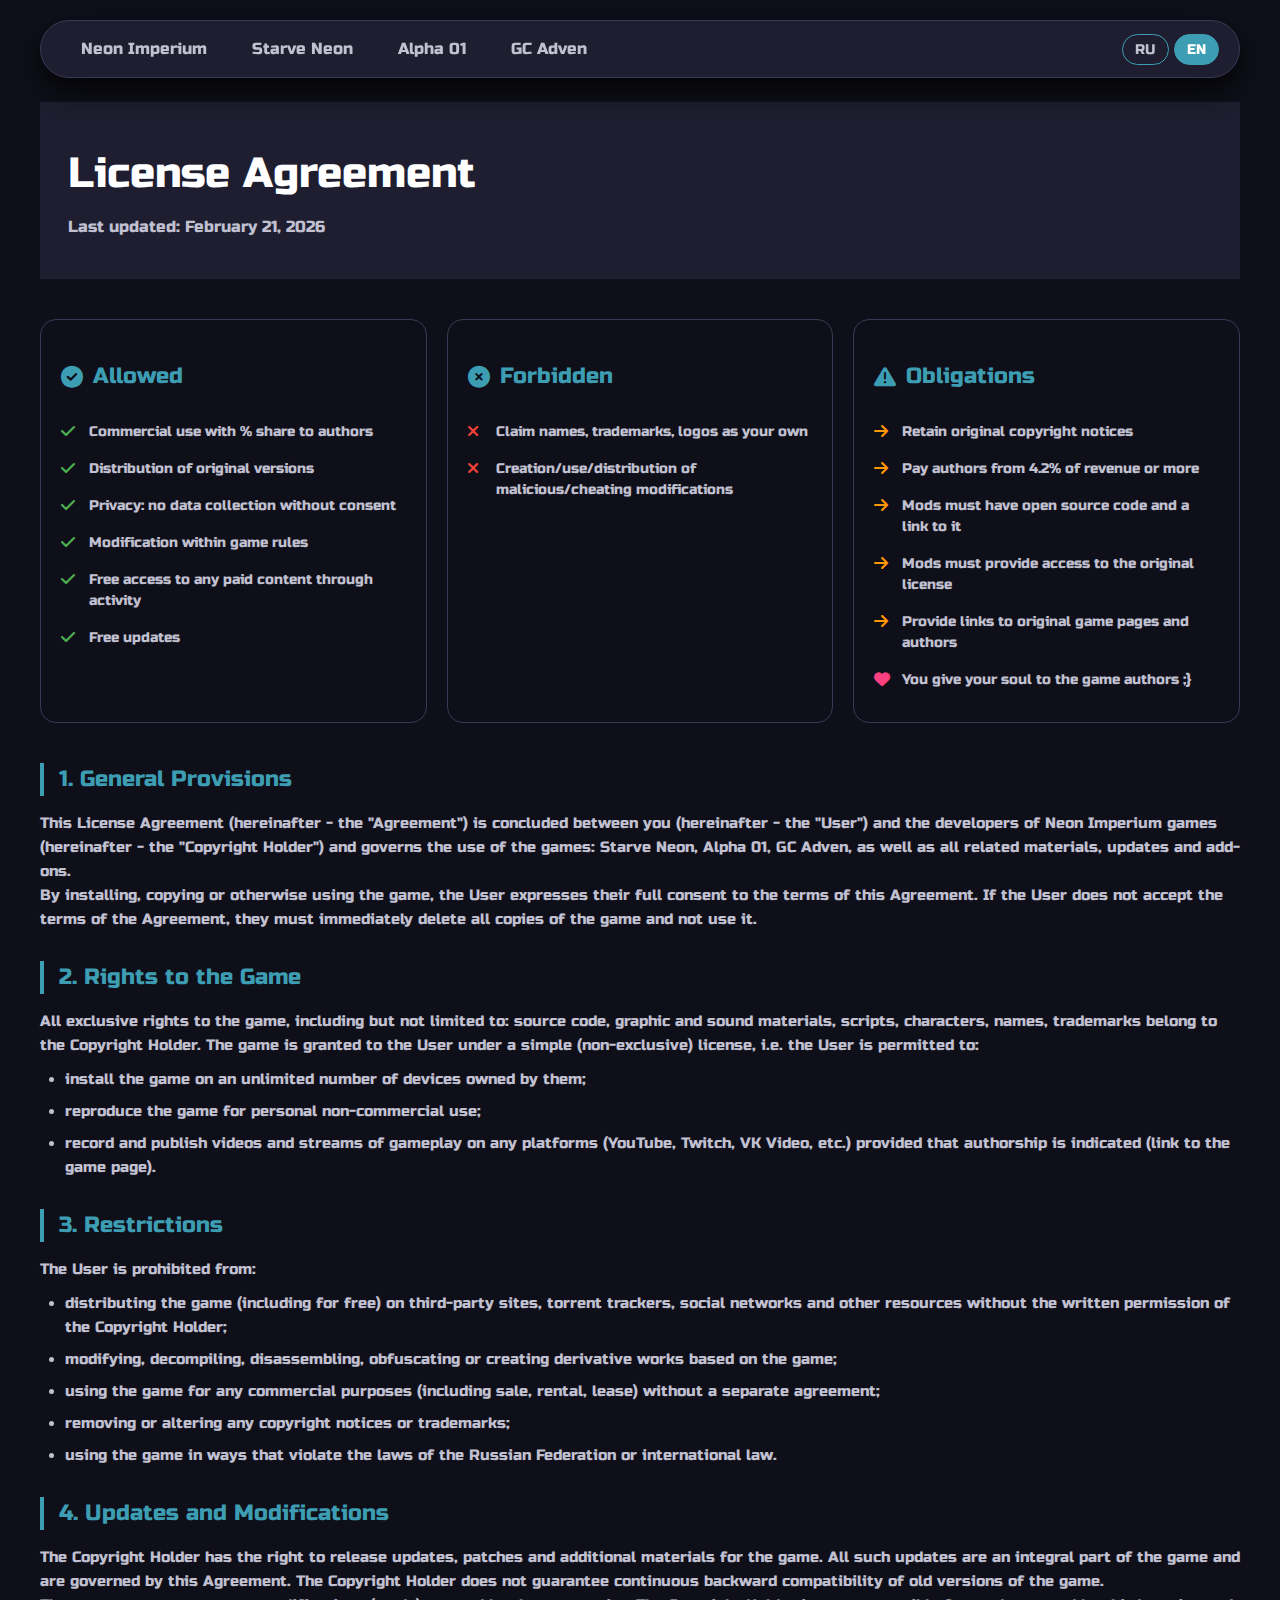
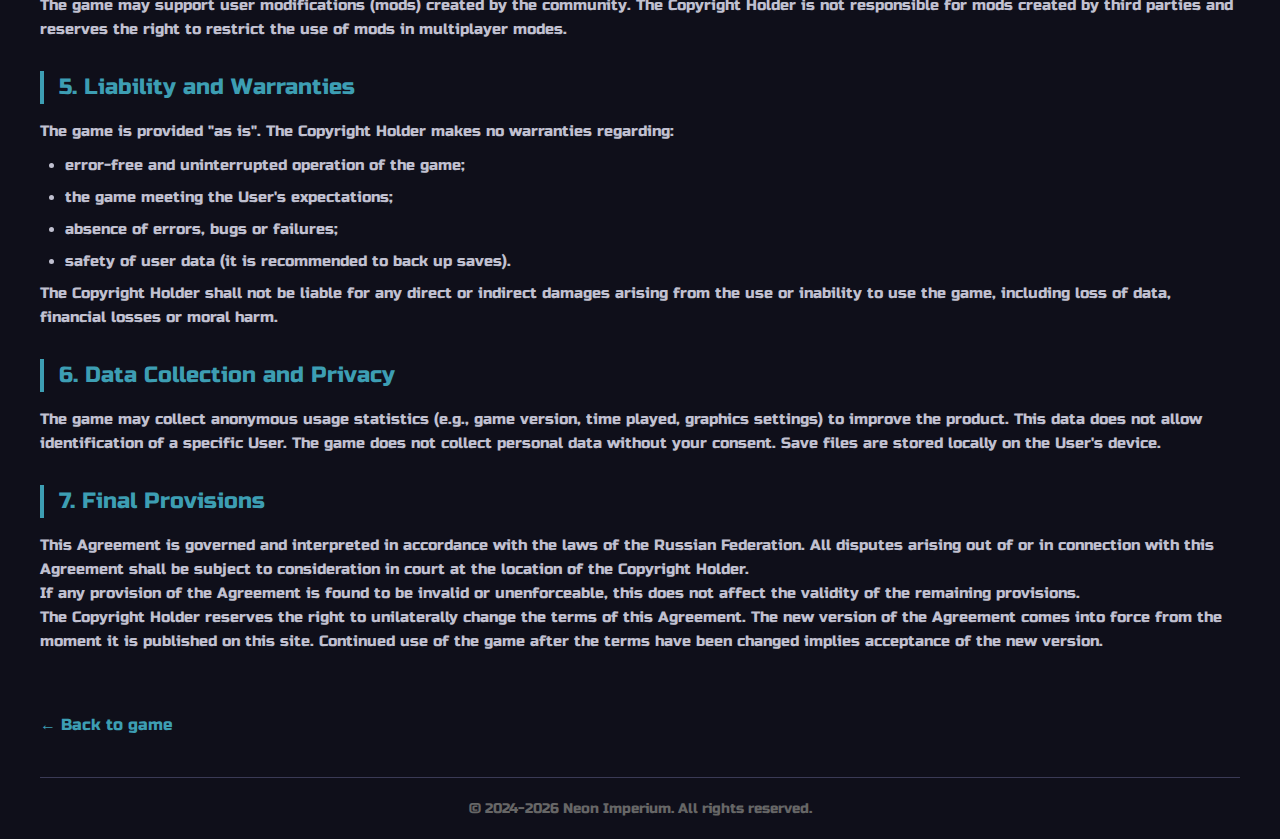
<file: license.html>
<!DOCTYPE html>
<html lang="ru">
<head>
    <meta charset="UTF-8">
    <meta name="viewport" content="width=device-width, initial-scale=1.0">
    <title>Neon Imperium — Лицензионное соглашение</title>
    <meta name="description" content="Лицензионное соглашение игр Neon Imperium: Starve Neon, Alpha 01, ГК Адвенчур.">
    <meta property="og:title" content="Лицензионное соглашение — Neon Imperium">
    <meta property="og:description" content="Лицензионное соглашение игр Neon Imperium: Starve Neon, Alpha 01, ГК Адвенчур.">
    <meta property="og:image" content="images/logo-neon-imperium.webp">
    <meta property="og:url" content="https://example.com/license.html">
    <meta property="og:type" content="website">
    <link rel="icon" href="images/logo-neon-imperium.webp" type="image/webp">
    <!-- Preconnect -->
    <link rel="preconnect" href="https://fonts.googleapis.com">
    <link rel="preconnect" href="https://fonts.gstatic.com" crossorigin>
    <link rel="preconnect" href="https://cdnjs.cloudflare.com">
    <!-- marked не требуется на этой странице -->
    <link rel="stylesheet" href="https://cdnjs.cloudflare.com/ajax/libs/font-awesome/6.0.0-beta3/css/all.min.css">
    <link rel="stylesheet" href="style.css">
    <link href="https://fonts.googleapis.com/css2?family=Russo+One&display=swap" rel="stylesheet">
    <script type="text/javascript" src="https://static.itch.io/api.js"></script>
    <style>
        /* Дополнительные стили для страницы лицензии */
        .license-header {
            margin-bottom: 30px;
        }
        .license-quick {
            display: grid;
            grid-template-columns: repeat(3, 1fr);
            gap: 20px;
            margin: 40px 0;
        }
        .license-card {
            background: var(--bg-primary);
            border-radius: 16px;
            padding: 24px 20px;
            border: 1px solid var(--border);
            transition: transform 0.2s, border-color 0.2s;
        }
        .license-card:hover {
            transform: translateY(-5px);
            border-color: var(--accent);
        }
        .license-card h3 {
            color: var(--accent);
            font-size: 22px;
            margin-bottom: 20px;
            display: flex;
            align-items: center;
            gap: 10px;
        }
        .license-card ul {
            list-style: none;
            padding: 0;
            margin: 0;
        }
        .license-card li {
            padding: 8px 0 8px 28px;
            position: relative;
            font-size: 14px;
            color: var(--text-secondary);
            line-height: 1.5;
        }
        .license-card li i {
            position: absolute;
            left: 0;
            top: 10px;
            color: var(--accent);
            font-size: 16px;
        }
        .license-card.allowed li i { color: #4caf50; }
        .license-card.forbidden li i { color: #f44336; }
        .license-card.obligation li i { color: #ff9800; }
        
        .license-section {
            margin-bottom: 30px;
        }
        .license-section h2 {
            color: var(--accent);
            font-size: 22px;
            margin-bottom: 15px;
            border-left: 4px solid var(--accent);
            padding-left: 15px;
        }
        .license-section p, .license-section li {
            font-size: 15px;
            line-height: 1.6;
            color: var(--text-secondary);
        }
        .license-section ul {
            margin-top: 10px;
            padding-left: 25px;
        }
        .license-section li {
            margin-bottom: 8px;
        }
        .license-footer {
            margin-top: 40px;
            padding-top: 20px;
            border-top: 1px solid var(--border);
            text-align: center;
            font-size: 14px;
            color: #666;
        }
        .back-link {
            display: inline-block;
            margin-top: 30px;
            color: var(--accent);
            text-decoration: none;
            font-size: 16px;
        }
        .back-link:hover {
            text-decoration: underline;
        }
        @media (max-width: 700px) {
            .license-quick {
                grid-template-columns: 1fr;
            }
        }
    </style>
    <script src="js/features/ui-utils.js" defer></script>
    <script src="js/core/github-auth.js" defer></script>
    <script src="js/lang.js" defer></script>
</head>
<body>
    <div class="page">
        <nav class="nav-bar">
            <div class="nav-links">
                <a href="index.html" class="nav-link" data-lang="navHome">Neon Imperium</a>
                <a href="starve-neon.html" class="nav-link" data-lang="navStarve">Starve Neon</a>
                <a href="alpha-01.html" class="nav-link" data-lang="navAlpha">Alpha 01</a>
                <a href="gc-adven.html" class="nav-link" data-lang="navGc">ГК Адвенчур</a>
            </div>
            <div class="lang-switcher">
                <button class="lang-btn active" data-lang-code="ru">RU</button>
                <button class="lang-btn" data-lang-code="en">EN</button>
            </div>
        </nav>

        <header class="card header-card license-header" style="background: var(--bg-card); padding: 40px 28px;">
            <h1 style="font-size: 42px; margin-bottom: 10px; color: var(--text-primary);" data-lang="licenseTitle">Лицензионное соглашение</h1>
            <p class="text-secondary" style="font-size: 16px;" data-lang="licenseLastUpdate">Последнее обновление: 21 февраля 2026 г.</p>
        </header>

        <div class="license-quick">
            <div class="license-card allowed">
                <h3><i class="fas fa-check-circle"></i> <span data-lang="licenseAllowedTitle">Разрешено</span></h3>
                <ul>
                    <li><i class="fas fa-check"></i> <span data-lang="licenseAllowed1">Коммерческое использование с отчислением % авторам</span></li>
                    <li><i class="fas fa-check"></i> <span data-lang="licenseAllowed2">Распространение оригинальных версий</span></li>
                    <li><i class="fas fa-check"></i> <span data-lang="licenseAllowed3">Конфиденциальность: без сбора статистики без согласия</span></li>
                    <li><i class="fas fa-check"></i> <span data-lang="licenseAllowed4">Модификация в рамках правил игр</span></li>
                    <li><i class="fas fa-check"></i> <span data-lang="licenseAllowed5">Бесплатный доступ к любому платному контенту через активность</span></li>
                    <li><i class="fas fa-check"></i> <span data-lang="licenseAllowed6">Бесплатные обновления</span></li>
                </ul>
            </div>
            <div class="license-card forbidden">
                <h3><i class="fas fa-times-circle"></i> <span data-lang="licenseForbiddenTitle">Запрещено</span></h3>
                <ul>
                    <li><i class="fas fa-times"></i> <span data-lang="licenseForbidden1">Выдавать имена, товарные знаки, логотипы за свои</span></li>
                    <li><i class="fas fa-times"></i> <span data-lang="licenseForbidden2">Создание/использование/распространение вредоносных/читерских модификаций</span></li>
                </ul>
            </div>
            <div class="license-card obligation">
                <h3><i class="fas fa-exclamation-triangle"></i> <span data-lang="licenseObligationTitle">Обязанность</span></h3>
                <ul>
                    <li><i class="fas fa-arrow-right"></i> <span data-lang="licenseObligation1">Сохранять первоначальные авторские права</span></li>
                    <li><i class="fas fa-arrow-right"></i> <span data-lang="licenseObligation2">Выплачивать авторам от 4.2% доходов и более</span></li>
                    <li><i class="fas fa-arrow-right"></i> <span data-lang="licenseObligation3">Моды должны иметь открытый исходный код и ссылку на него</span></li>
                    <li><i class="fas fa-arrow-right"></i> <span data-lang="licenseObligation4">Моды должны содержать доступ к лицензии оригинальных приложений</span></li>
                    <li><i class="fas fa-arrow-right"></i> <span data-lang="licenseObligation5">Указывать ссылки на оригинальные страницы и автора</span></li>
                    <li><i class="fas fa-heart" style="color: #ff4081;"></i> <span data-lang="licenseObligation6">Ты отдаёшь свою душу авторам приложений ;}</span></li>
                </ul>
            </div>
        </div>

        <div class="card">
            <div class="license-section">
                <h2 data-lang="licenseSection1Title">1. Общие положения</h2>
                <p data-lang="licenseSection1Text">Настоящее Лицензионное соглашение (далее — «Соглашение») заключается между вами (далее — «Пользователь») и разработчиками игр Neon Imperium (далее — «Правообладатель») и регулирует порядок использования игр: Starve Neon, Alpha 01, ГК Адвенчур, а также всех связанных с ними материалов, обновлений и дополнений.</p>
                <p data-lang="licenseSection1Text2">Устанавливая, копируя или иным образом используя игру, Пользователь выражает своё полное согласие с условиями настоящего Соглашения. Если Пользователь не принимает условия Соглашения, он обязан незамедлительно удалить все копии игры и не использовать её.</p>
            </div>

            <div class="license-section">
                <h2 data-lang="licenseSection2Title">2. Права на игру</h2>
                <p data-lang="licenseSection2Text">Все исключительные права на игру, включая, но не ограничиваясь: исходный код, графические и звуковые материалы, сценарии, персонажей, названия, товарные знаки принадлежат Правообладателю. Игра предоставляется Пользователю на условиях простой (неисключительной) лицензии, то есть Пользователю разрешается:</p>
                <ul>
                    <li data-lang="licenseSection2Li1">устанавливать игру на неограниченное количество принадлежащих ему устройств;</li>
                    <li data-lang="licenseSection2Li2">воспроизводить игру в целях личного некоммерческого использования;</li>
                    <li data-lang="licenseSection2Li3">записывать и публиковать видеоролики и стримы с игровым процессом на любых платформах (YouTube, Twitch, VK Видео и др.) при условии указания авторства (ссылка на страницу игры).</li>
                </ul>
            </div>

            <div class="license-section">
                <h2 data-lang="licenseSection3Title">3. Ограничения</h2>
                <p data-lang="licenseSection3Text">Пользователю запрещается:</p>
                <ul>
                    <li data-lang="licenseSection3Li1">распространять игру (в том числе бесплатно) на сторонних сайтах, торрент-трекерах, в социальных сетях и иных ресурсах без письменного разрешения Правообладателя;</li>
                    <li data-lang="licenseSection3Li2">изменять, декомпилировать, дизассемблировать, обфусцировать или создавать производные произведения на основе игры;</li>
                    <li data-lang="licenseSection3Li3">использовать игру для любых коммерческих целей (в том числе продажа, сдача в аренду, прокат) без отдельного соглашения;</li>
                    <li data-lang="licenseSection3Li4">удалять или изменять любые уведомления об авторских правах или товарных знаках;</li>
                    <li data-lang="licenseSection3Li5">использовать игру способами, нарушающими законодательство Российской Федерации или международное право.</li>
                </ul>
            </div>

            <div class="license-section">
                <h2 data-lang="licenseSection4Title">4. Обновления и модификации</h2>
                <p data-lang="licenseSection4Text">Правообладатель имеет право выпускать обновления, патчи и дополнительные материалы для игры. Все такие обновления являются неотъемлемой частью игры и регулируются настоящим Соглашением. Правообладатель не гарантирует постоянную обратную совместимость старых версий игры.</p>
                <p data-lang="licenseSection4Text2">Игра может поддерживать пользовательские модификации (моды), созданные сообществом. Правообладатель не несёт ответственности за моды, созданные третьими лицами, и оставляет за собой право ограничивать использование модов в многопользовательских режимах.</p>
            </div>

            <div class="license-section">
                <h2 data-lang="licenseSection5Title">5. Ответственность и гарантии</h2>
                <p data-lang="licenseSection5Text">Игра предоставляется «как есть» (as is). Правообладатель не предоставляет никаких гарантий относительно:</p>
                <ul>
                    <li data-lang="licenseSection5Li1">безошибочной и бесперебойной работы игры;</li>
                    <li data-lang="licenseSection5Li2">соответствия игры ожиданиям Пользователя;</li>
                    <li data-lang="licenseSection5Li3">отсутствия ошибок, багов или сбоев;</li>
                    <li data-lang="licenseSection5Li4">сохранности пользовательских данных (рекомендуется создавать резервные копии сохранений).</li>
                </ul>
                <p data-lang="licenseSection5Text2">Правообладатель не несёт ответственности за любой прямой или косвенный ущерб, возникший в результате использования или невозможности использования игры, включая потерю данных, финансовые убытки или моральный вред.</p>
            </div>

            <div class="license-section">
                <h2 data-lang="licenseSection6Title">6. Сбор данных и конфиденциальность</h2>
                <p data-lang="licenseSection6Text">Игра может собирать анонимную статистику использования (например, версию игры, время в игре, настройки графики) для улучшения качества продукта. Эти данные не позволяют идентифицировать конкретного Пользователя. Игра не собирает персональные данные без вашего согласия. Файлы сохранений хранятся локально на устройстве Пользователя.</p>
            </div>

            <div class="license-section">
                <h2 data-lang="licenseSection7Title">7. Заключительные положения</h2>
                <p data-lang="licenseSection7Text">Настоящее Соглашение регулируется и толкуется в соответствии с законодательством Российской Федерации. Все споры, возникающие из настоящего Соглашения или в связи с ним, подлежат рассмотрению в суде по месту нахождения Правообладателя.</p>
                <p data-lang="licenseSection7Text2">Если какое-либо положение Соглашения будет признано недействительным или не имеющим юридической силы, это не влияет на действительность остальных положений.</p>
                <p data-lang="licenseSection7Text3">Правообладатель оставляет за собой право в одностороннем порядке изменять условия настоящего Соглашения. Новая версия Соглашения вступает в силу с момента её публикации на данном сайте. Продолжение использования игры после изменения условий означает согласие с новой редакцией.</p>
            </div>

            <a href="javascript:history.back()" class="back-link" data-lang="licenseBack">← Вернуться к игре</a>
            <div class="license-footer">
                © 2024-2026 Neon Imperium. <span data-lang="allRightsReserved">Все права защищены.</span>
            </div>
        </div>
    </div>
</body>
</html>
</file>
<file: style.css>
/* style.css — основной импорт */
@import url('css/variables.css');
@import url('css/base.css');
@import url('css/typography.css');
@import url('css/buttons.css');
@import url('css/navigation.css');
@import url('css/cards.css');
@import url('css/layout.css');
@import url('css/responsive.css');
@import url('css/a11y.css');
@import url('css/feedback.css');
@import url('css/notifications.css');
@import url('css/markdown.css');

/* Исправление положения кнопок в шапке модалки */
.modal-header {
    display: flex;
    align-items: center;
    gap: 8px;
    flex-wrap: wrap;
}
.modal-header-spacer {
    flex: 1;
}
.modal-header-actions {
    display: flex;
    gap: 4px;
    align-items: center;
    margin-right: auto;
}
.modal-header-actions .action-btn {
    background: var(--bg-card);
    border: 1px solid var(--border);
    border-radius: 8px;
    padding: 6px 10px;
    cursor: pointer;
    color: var(--text-secondary);
    transition: all 0.2s;
}
.modal-header-actions .action-btn:hover {
    background: var(--bg-primary);
    color: var(--accent);
    border-color: var(--accent);
}
.modal-close {
    flex-shrink: 0;
}

/* Поле превью и кнопка хостинги в одной строке */
.preview-url-wrapper {
    display: flex;
    align-items: center;
    gap: 8px;
    margin-bottom: 10px;
}
.preview-url-wrapper .preview-url-input {
    flex: 1;
}
.image-services-menu {
    flex-shrink: 0;
}

/* Форма комментария */
.comment-form {
    display: flex;
    gap: 8px;
    margin-top: 16px;
}
.comment-form .comment-input {
    flex: 1;
    padding: 10px 12px;
    background: var(--bg-primary);
    border: 1px solid var(--border);
    border-radius: 30px;
    color: var(--text-primary);
}
.comment-form .button {
    flex-shrink: 0;
}

/* Дополнительные стили для приватности */
.privacy-row {
    margin: 8px 0;
}
.allowed-users-row {
    margin-bottom: 12px;
}

.compact-row {
    margin-bottom: 8px;
}
.preview-url-wrapper.compact-row {
    display: flex;
    align-items: center;
    gap: 8px;
    margin-bottom: 8px;
}
.preview-url-wrapper.compact-row .preview-url-input {
    flex: 1;
}
.privacy-allowed-row {
    display: flex;
    align-items: center;
    gap: 16px;
    margin-bottom: 8px;
    flex-wrap: wrap;
}
.privacy-checkbox {
    display: flex;
    align-items: center;
    gap: 4px;
    white-space: nowrap;
}
.allowed-users-wrapper {
    flex: 1;
    min-width: 200px;
}
.comment-header {
    display: flex;
    align-items: center;
    gap: 12px;
    font-size: 12px;
    color: var(--text-secondary);
    margin-bottom: 4px;
    flex-wrap: wrap;
}
.comment-author {
    font-weight: bold;
    color: var(--accent);
}
.comment-date {
    color: var(--text-secondary);
}
.comment-actions {
    display: flex;
    gap: 4px;
    margin-left: auto;
}
.comment-actions button {
    background: none;
    border: none;
    color: var(--text-secondary);
    cursor: pointer;
    padding: 2px 6px;
    border-radius: 4px;
}
.comment-actions button:hover {
    background: var(--bg-primary);
    color: var(--accent);
}
.comment-body {
    font-size: 14px;
    line-height: 1.5;
    color: var(--text-primary);
    margin-left: 0;
}
.comment-form {
    display: flex;
    gap: 8px;
    margin-top: 16px;
    align-items: center;
}
.comment-form .comment-input {
    flex: 1;
    padding: 10px 12px;
    background: var(--bg-primary);
    border: 1px solid var(--border);
    border-radius: 30px;
    color: var(--text-primary);
}
.comment-form .button {
    flex-shrink: 0;
}
.comment-editor-btn {
    background: var(--bg-card);
    border: 1px solid var(--border);
    border-radius: 30px;
    padding: 10px 14px;
    cursor: pointer;
    color: var(--text-secondary);
}
.comment-editor-btn:hover {
    background: var(--bg-primary);
    color: var(--accent);
}

.donate-button-fixed {
    position: fixed;
    bottom: 24px;
    right: 24px;
    background: var(--accent);
    color: white;
    border: none;
    border-radius: 40px;
    padding: 10px 20px;
    font-size: 15px;
    font-weight: bold;
    cursor: pointer;
    box-shadow: 0 6px 14px rgba(0,0,0,0.4);
    display: flex;
    align-items: center;
    gap: 8px;
    z-index: 1000;
    transition: transform 0.2s, background-color 0.2s, box-shadow 0.2s;
    border: 1px solid rgba(255,255,255,0.2);
    font-family: 'Russo One', sans-serif;
}
.donate-button-fixed i { font-size: 18px; }
.donate-button-fixed:hover {
    background: var(--accent-light);
    transform: scale(1.03);
    box-shadow: 0 10px 22px rgba(0,0,0,0.6);
}
.donate-button-fixed:active { transform: scale(0.98); }
.donate-button-fixed.error-bounce {
    animation: bounceUp 0.4s ease;
}
@keyframes bounceUp {
    0% { transform: translateY(0); }
    30% { transform: translateY(-15px); }
    70% { transform: translateY(5px); }
    100% { transform: translateY(0); }
}
@media (max-width: 600px) {
    .donate-button-fixed {
        padding: 8px 16px;
        font-size: 14px;
        bottom: 16px;
        right: 16px;
    }
    .donate-button-fixed i { font-size: 16px; }
}
</file>
